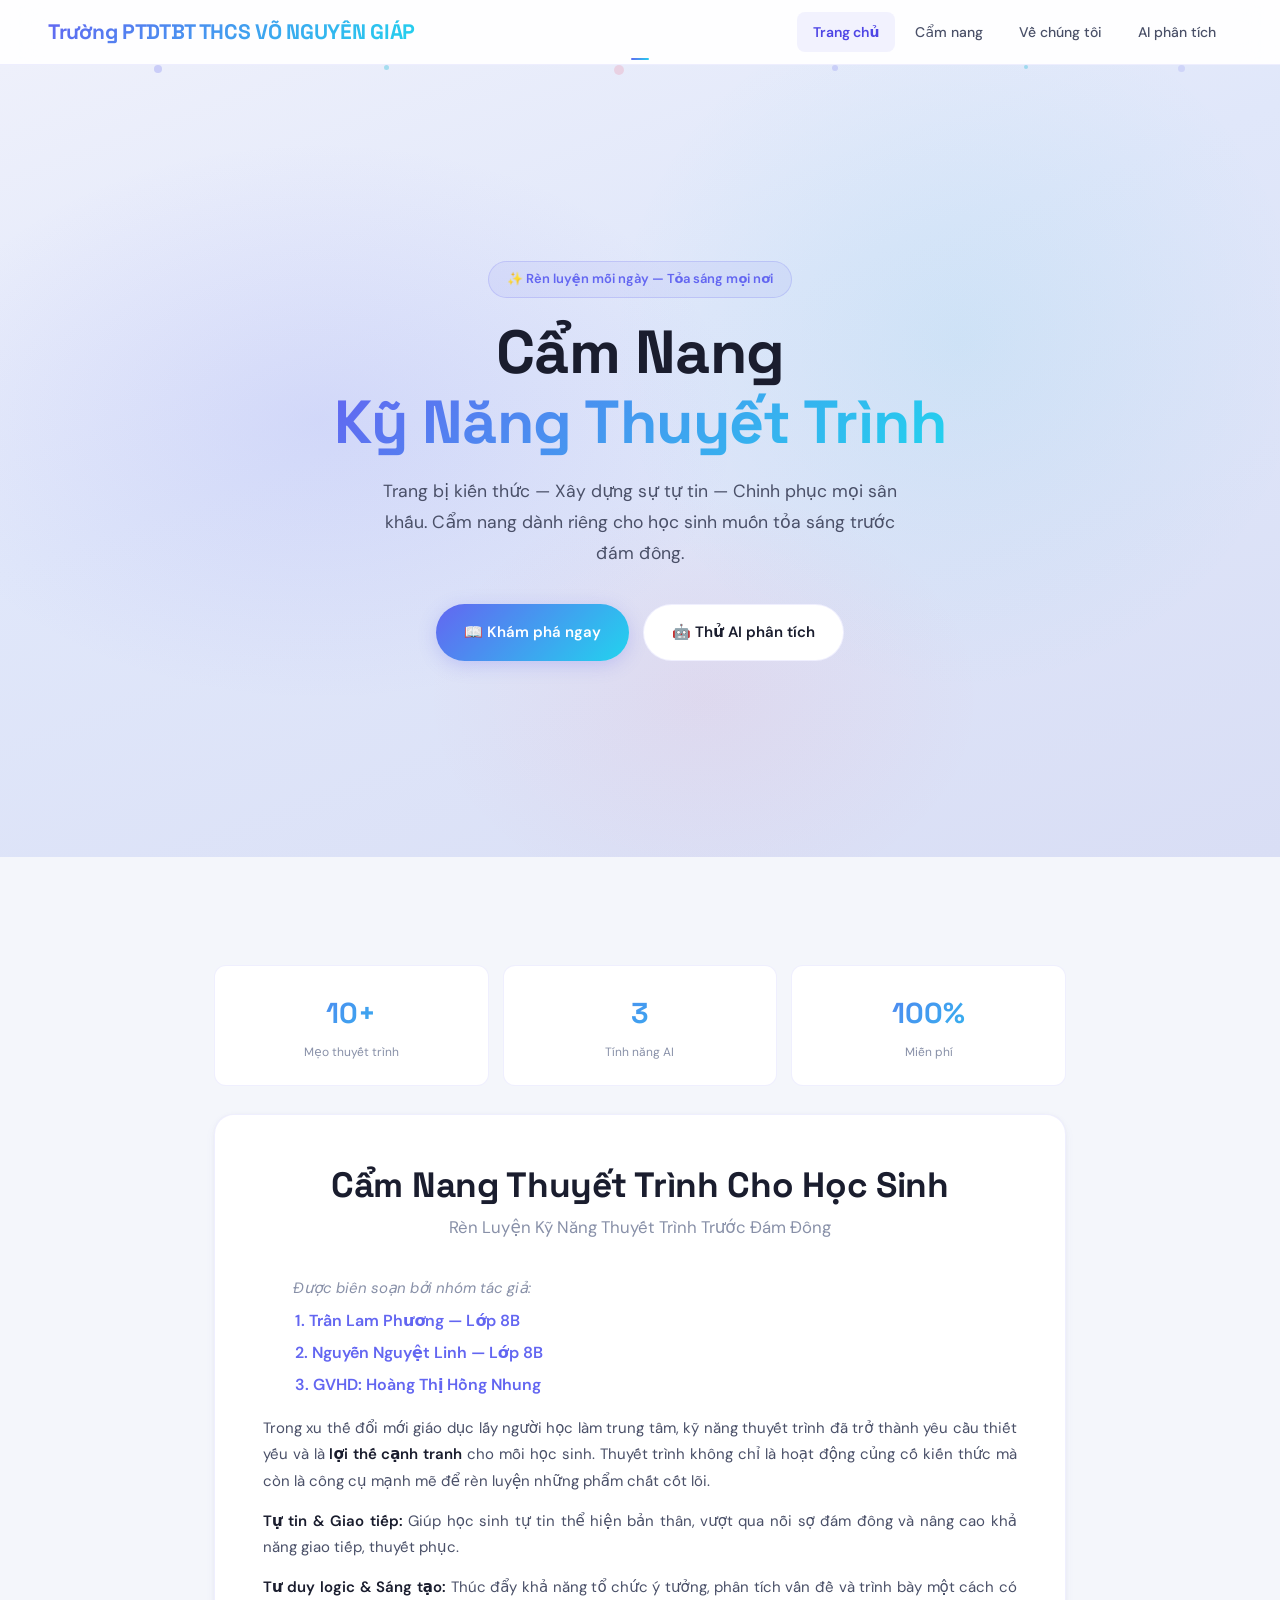
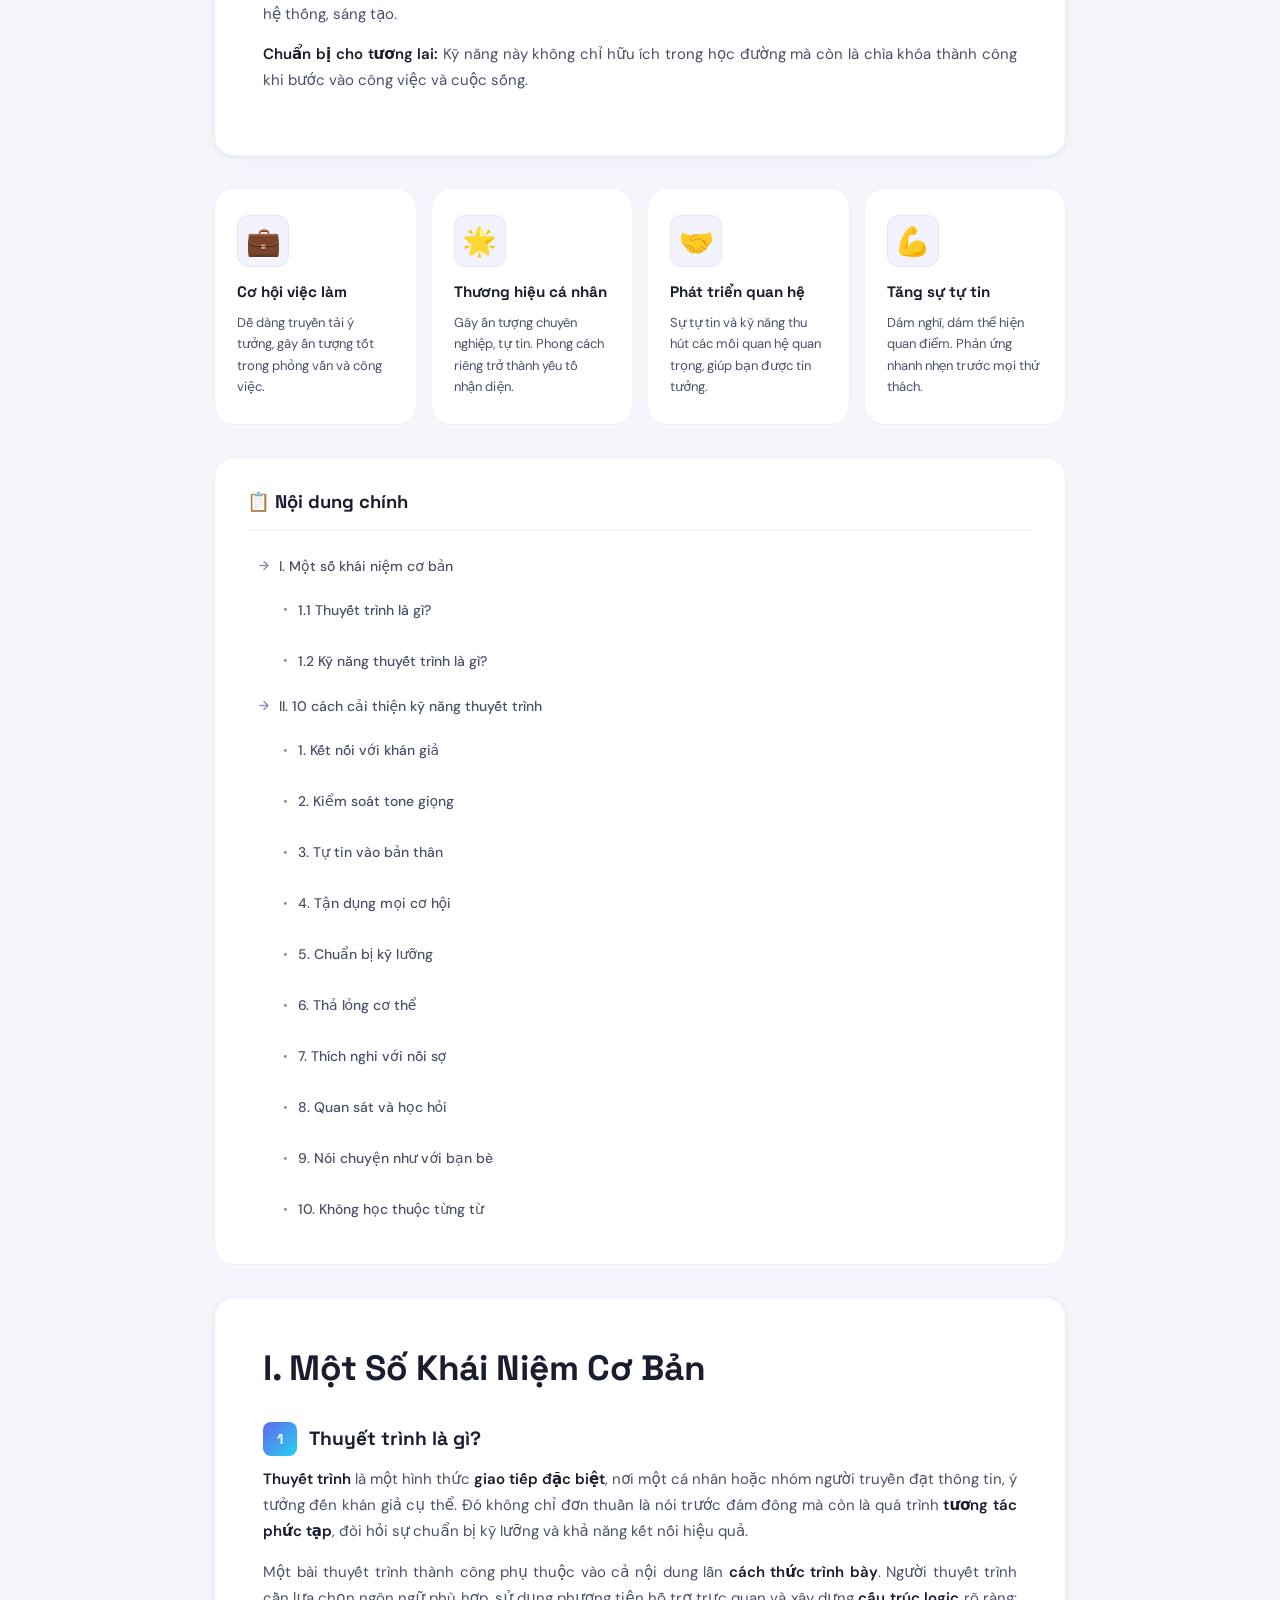
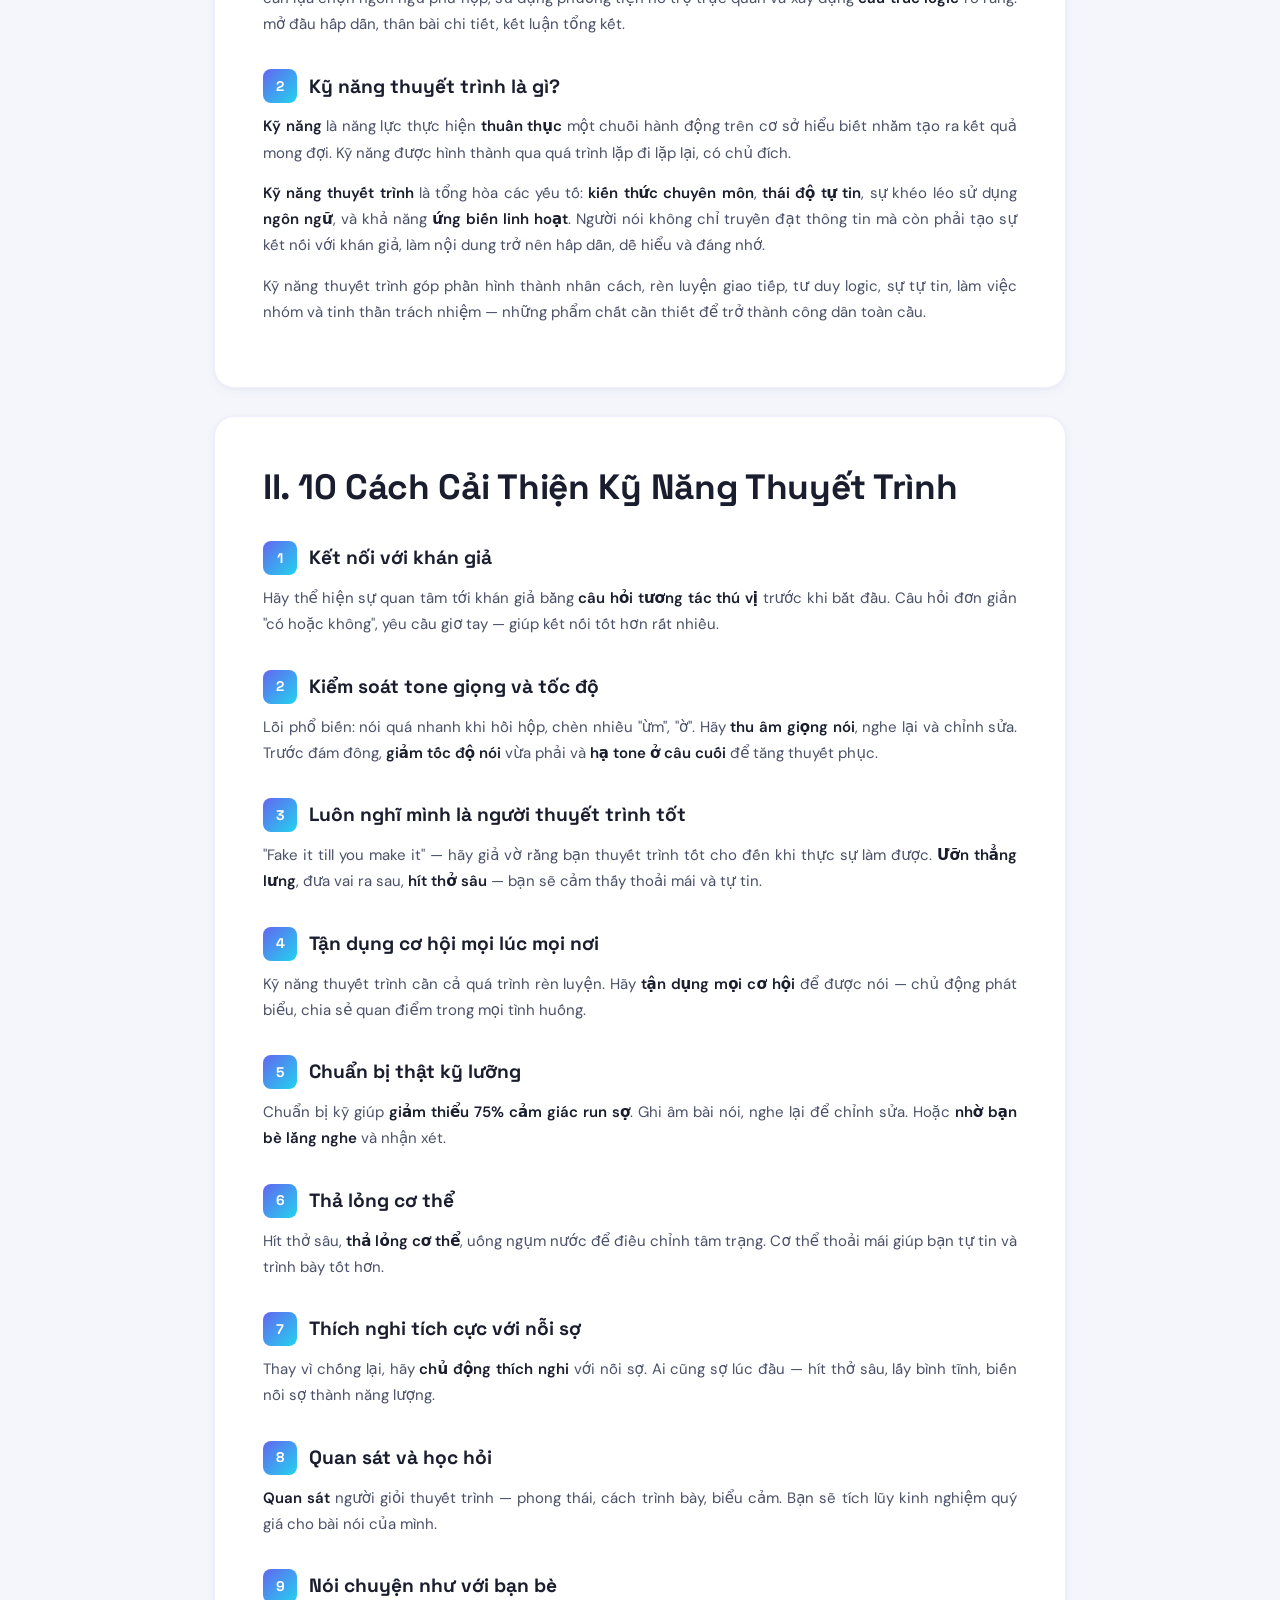
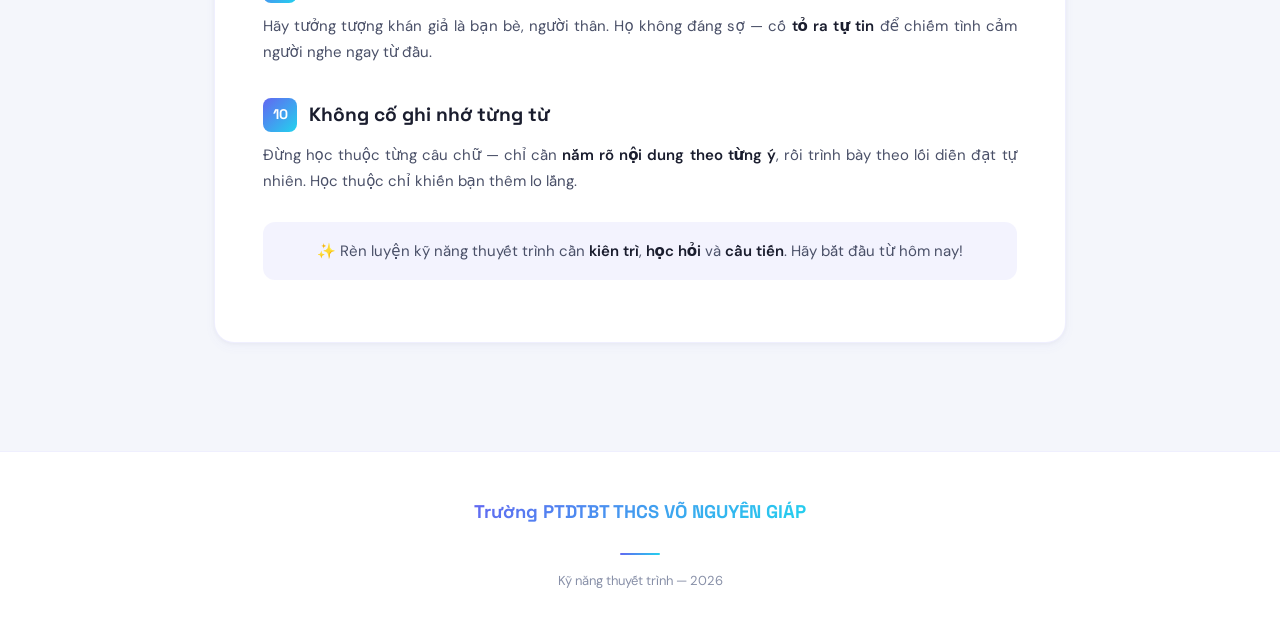
<file: index.html>
<!DOCTYPE html>
<html lang="vi">
<head>
  <meta charset="UTF-8">
  <meta name="viewport" content="width=device-width, initial-scale=1.0">
  <title>Cẩm nang Kỹ năng thuyết trình</title>
  <link rel="icon" type="image/png" href="images/example-logo.png">
  <link href="https://fonts.googleapis.com/css2?family=DM+Sans:wght@300;400;500;600;700&family=Space+Grotesk:wght@400;500;600;700&display=swap" rel="stylesheet">
  <link rel="stylesheet" href="styles.css">
</head>
<body>

<div class="progress-bar"></div>

<header class="header">
  <div class="header__inner">
    <a href="index.html" class="header__logo">Trường PTDTBT THCS VÕ NGUYÊN GIÁP</a>
    <button class="hamburger" aria-label="Menu">
      <span></span><span></span><span></span>
    </button>
    <nav class="header__nav">
      <a href="index.html" class="header__link header__link--active">Trang chủ</a>
      <a href="camnang.html" class="header__link">Cẩm nang</a>
      <a href="vechungtoi.html" class="header__link">Về chúng tôi</a>
      <a href="ai.html" class="header__link">AI phân tích</a>
    </nav>
  </div>
</header>
<div class="nav-overlay"></div>

<!-- Hero -->
<section class="hero">
  <div class="hero__particles">
    <span></span><span></span><span></span>
    <span></span><span></span><span></span>
  </div>
  <div class="hero__content">
    <div class="hero__badge">✨ Rèn luyện mỗi ngày — Tỏa sáng mọi nơi</div>
    <h1 class="hero__title">
      Cẩm Nang<br>
      <span class="gradient-text">Kỹ Năng Thuyết Trình</span>
    </h1>
    <p class="hero__subtitle">Trang bị kiến thức — Xây dựng sự tự tin — Chinh phục mọi sân khấu. Cẩm nang dành riêng cho học sinh muốn tỏa sáng trước đám đông.</p>
    <div class="hero__actions">
      <a href="#content" class="btn btn--primary">📖 Khám phá ngay</a>
      <a href="ai.html" class="btn btn--ghost">🤖 Thử AI phân tích</a>
    </div>
  </div>
</section>

<!-- Stats -->
<div class="section" style="padding-bottom: 0;">
  <div class="stats-row animate-in">
    <div class="stat">
      <div class="stat__number">10+</div>
      <div class="stat__label">Mẹo thuyết trình</div>
    </div>
    <div class="stat">
      <div class="stat__number">3</div>
      <div class="stat__label">Tính năng AI</div>
    </div>
    <div class="stat">
      <div class="stat__number">100%</div>
      <div class="stat__label">Miễn phí</div>
    </div>
  </div>
</div>

<!-- Content -->
<div class="section" id="content" style="padding-top: 0;">

  <!-- Intro Card -->
  <div class="card animate-in" style="margin-bottom: 32px;">
    <h2 class="heading-section text-center">Cẩm Nang Thuyết Trình Cho Học Sinh</h2>
    <p class="heading-sub text-center">Rèn Luyện Kỹ Năng Thuyết Trình Trước Đám Đông</p>

    <p class="text-body text-italic" style="text-indent:2em; margin-bottom: 6px;">Được biên soạn bởi nhóm tác giả:</p>
    <p class="text-author">1. Trần Lam Phương — Lớp 8B</p>
    <p class="text-author">2. Nguyễn Nguyệt Linh — Lớp 8B</p>
    <p class="text-author" style="margin-bottom: 16px;">3. GVHD: Hoàng Thị Hồng Nhung</p>

    <p class="text-body">Trong xu thế đổi mới giáo dục lấy người học làm trung tâm, kỹ năng thuyết trình đã trở thành yêu cầu thiết yếu và là <strong>lợi thế cạnh tranh</strong> cho mỗi học sinh. Thuyết trình không chỉ là hoạt động củng cố kiến thức mà còn là công cụ mạnh mẽ để rèn luyện những phẩm chất cốt lõi.</p>

    <p class="text-body"><strong>Tự tin &amp; Giao tiếp:</strong> Giúp học sinh tự tin thể hiện bản thân, vượt qua nỗi sợ đám đông và nâng cao khả năng giao tiếp, thuyết phục.</p>

    <p class="text-body"><strong>Tư duy logic &amp; Sáng tạo:</strong> Thúc đẩy khả năng tổ chức ý tưởng, phân tích vấn đề và trình bày một cách có hệ thống, sáng tạo.</p>

    <p class="text-body"><strong>Chuẩn bị cho tương lai:</strong> Kỹ năng này không chỉ hữu ích trong học đường mà còn là chìa khóa thành công khi bước vào công việc và cuộc sống.</p>
  </div>

  <!-- Features -->
  <div class="features-grid animate-in" style="margin-bottom: 32px;">
    <div class="feature-card">
      <div class="feature-card__icon">💼</div>
      <div class="feature-card__title">Cơ hội việc làm</div>
      <div class="feature-card__desc">Dễ dàng truyền tải ý tưởng, gây ấn tượng tốt trong phỏng vấn và công việc.</div>
    </div>
    <div class="feature-card">
      <div class="feature-card__icon">🌟</div>
      <div class="feature-card__title">Thương hiệu cá nhân</div>
      <div class="feature-card__desc">Gây ấn tượng chuyên nghiệp, tự tin. Phong cách riêng trở thành yếu tố nhận diện.</div>
    </div>
    <div class="feature-card">
      <div class="feature-card__icon">🤝</div>
      <div class="feature-card__title">Phát triển quan hệ</div>
      <div class="feature-card__desc">Sự tự tin và kỹ năng thu hút các mối quan hệ quan trọng, giúp bạn được tin tưởng.</div>
    </div>
    <div class="feature-card">
      <div class="feature-card__icon">💪</div>
      <div class="feature-card__title">Tăng sự tự tin</div>
      <div class="feature-card__desc">Dám nghĩ, dám thể hiện quan điểm. Phản ứng nhanh nhẹn trước mọi thử thách.</div>
    </div>
  </div>

  <!-- TOC -->
  <div class="toc animate-in" style="margin-bottom: 32px;">
    <h3 class="toc__title">📋 Nội dung chính</h3>
    <ul>
      <li><a href="#section-i">I. Một số khái niệm cơ bản</a>
        <ul class="toc__sub">
          <li><a href="#kn-1">1.1 Thuyết trình là gì?</a></li>
          <li><a href="#kn-2">1.2 Kỹ năng thuyết trình là gì?</a></li>
        </ul>
      </li>
      <li><a href="#section-ii">II. 10 cách cải thiện kỹ năng thuyết trình</a>
        <ul class="toc__sub">
          <li><a href="#tip-1">1. Kết nối với khán giả</a></li>
          <li><a href="#tip-2">2. Kiểm soát tone giọng</a></li>
          <li><a href="#tip-3">3. Tự tin vào bản thân</a></li>
          <li><a href="#tip-4">4. Tận dụng mọi cơ hội</a></li>
          <li><a href="#tip-5">5. Chuẩn bị kỹ lưỡng</a></li>
          <li><a href="#tip-6">6. Thả lỏng cơ thể</a></li>
          <li><a href="#tip-7">7. Thích nghi với nỗi sợ</a></li>
          <li><a href="#tip-8">8. Quan sát và học hỏi</a></li>
          <li><a href="#tip-9">9. Nói chuyện như với bạn bè</a></li>
          <li><a href="#tip-10">10. Không học thuộc từng từ</a></li>
        </ul>
      </li>
    </ul>
  </div>

  <!-- Section I -->
  <div class="card animate-in" id="section-i" style="margin-bottom: 28px;">
    <h2 class="heading-section">I. Một Số Khái Niệm Cơ Bản</h2>

    <h3 class="heading-tip" id="kn-1"><span class="num">1</span> Thuyết trình là gì?</h3>
    <p class="text-body"><strong>Thuyết trình</strong> là một hình thức <strong>giao tiếp đặc biệt</strong>, nơi một cá nhân hoặc nhóm người truyền đạt thông tin, ý tưởng đến khán giả cụ thể. Đó không chỉ đơn thuần là nói trước đám đông mà còn là quá trình <strong>tương tác phức tạp</strong>, đòi hỏi sự chuẩn bị kỹ lưỡng và khả năng kết nối hiệu quả.</p>
    <p class="text-body">Một bài thuyết trình thành công phụ thuộc vào cả nội dung lẫn <strong>cách thức trình bày</strong>. Người thuyết trình cần lựa chọn ngôn ngữ phù hợp, sử dụng phương tiện hỗ trợ trực quan và xây dựng <strong>cấu trúc logic</strong> rõ ràng: mở đầu hấp dẫn, thân bài chi tiết, kết luận tổng kết.</p>

    <h3 class="heading-tip" id="kn-2"><span class="num">2</span> Kỹ năng thuyết trình là gì?</h3>
    <p class="text-body"><strong>Kỹ năng</strong> là năng lực thực hiện <strong>thuần thục</strong> một chuỗi hành động trên cơ sở hiểu biết nhằm tạo ra kết quả mong đợi. Kỹ năng được hình thành qua quá trình lặp đi lặp lại, có chủ đích.</p>
    <p class="text-body"><strong>Kỹ năng thuyết trình</strong> là tổng hòa các yếu tố: <strong>kiến thức chuyên môn</strong>, <strong>thái độ tự tin</strong>, sự khéo léo sử dụng <strong>ngôn ngữ</strong>, và khả năng <strong>ứng biến linh hoạt</strong>. Người nói không chỉ truyền đạt thông tin mà còn phải tạo sự kết nối với khán giả, làm nội dung trở nên hấp dẫn, dễ hiểu và đáng nhớ.</p>
    <p class="text-body">Kỹ năng thuyết trình góp phần hình thành nhân cách, rèn luyện giao tiếp, tư duy logic, sự tự tin, làm việc nhóm và tinh thần trách nhiệm — những phẩm chất cần thiết để trở thành công dân toàn cầu.</p>
  </div>

  <!-- Section II -->
  <div class="card animate-in" id="section-ii" style="margin-bottom: 28px;">
    <h2 class="heading-section">II. 10 Cách Cải Thiện Kỹ Năng Thuyết Trình</h2>

    <h3 class="heading-tip" id="tip-1"><span class="num">1</span> Kết nối với khán giả</h3>
    <p class="text-body">Hãy thể hiện sự quan tâm tới khán giả bằng <strong>câu hỏi tương tác thú vị</strong> trước khi bắt đầu. Câu hỏi đơn giản "có hoặc không", yêu cầu giơ tay — giúp kết nối tốt hơn rất nhiều.</p>

    <h3 class="heading-tip" id="tip-2"><span class="num">2</span> Kiểm soát tone giọng và tốc độ</h3>
    <p class="text-body">Lỗi phổ biến: nói quá nhanh khi hồi hộp, chèn nhiều "ừm", "ờ". Hãy <strong>thu âm giọng nói</strong>, nghe lại và chỉnh sửa. Trước đám đông, <strong>giảm tốc độ nói</strong> vừa phải và <strong>hạ tone ở câu cuối</strong> để tăng thuyết phục.</p>

    <h3 class="heading-tip" id="tip-3"><span class="num">3</span> Luôn nghĩ mình là người thuyết trình tốt</h3>
    <p class="text-body">"Fake it till you make it" — hãy giả vờ rằng bạn thuyết trình tốt cho đến khi thực sự làm được. <strong>Ưỡn thẳng lưng</strong>, đưa vai ra sau, <strong>hít thở sâu</strong> — bạn sẽ cảm thấy thoải mái và tự tin.</p>

    <h3 class="heading-tip" id="tip-4"><span class="num">4</span> Tận dụng cơ hội mọi lúc mọi nơi</h3>
    <p class="text-body">Kỹ năng thuyết trình cần cả quá trình rèn luyện. Hãy <strong>tận dụng mọi cơ hội</strong> để được nói — chủ động phát biểu, chia sẻ quan điểm trong mọi tình huống.</p>

    <h3 class="heading-tip" id="tip-5"><span class="num">5</span> Chuẩn bị thật kỹ lưỡng</h3>
    <p class="text-body">Chuẩn bị kỹ giúp <strong>giảm thiểu 75% cảm giác run sợ</strong>. Ghi âm bài nói, nghe lại để chỉnh sửa. Hoặc <strong>nhờ bạn bè lắng nghe</strong> và nhận xét.</p>

    <h3 class="heading-tip" id="tip-6"><span class="num">6</span> Thả lỏng cơ thể</h3>
    <p class="text-body">Hít thở sâu, <strong>thả lỏng cơ thể</strong>, uống ngụm nước để điều chỉnh tâm trạng. Cơ thể thoải mái giúp bạn tự tin và trình bày tốt hơn.</p>

    <h3 class="heading-tip" id="tip-7"><span class="num">7</span> Thích nghi tích cực với nỗi sợ</h3>
    <p class="text-body">Thay vì chống lại, hãy <strong>chủ động thích nghi</strong> với nỗi sợ. Ai cũng sợ lúc đầu — hít thở sâu, lấy bình tĩnh, biến nỗi sợ thành năng lượng.</p>

    <h3 class="heading-tip" id="tip-8"><span class="num">8</span> Quan sát và học hỏi</h3>
    <p class="text-body"><strong>Quan sát</strong> người giỏi thuyết trình — phong thái, cách trình bày, biểu cảm. Bạn sẽ tích lũy kinh nghiệm quý giá cho bài nói của mình.</p>

    <h3 class="heading-tip" id="tip-9"><span class="num">9</span> Nói chuyện như với bạn bè</h3>
    <p class="text-body">Hãy tưởng tượng khán giả là bạn bè, người thân. Họ không đáng sợ — cố <strong>tỏ ra tự tin</strong> để chiếm tình cảm người nghe ngay từ đầu.</p>

    <h3 class="heading-tip" id="tip-10"><span class="num">10</span> Không cố ghi nhớ từng từ</h3>
    <p class="text-body">Đừng học thuộc từng câu chữ — chỉ cần <strong>nắm rõ nội dung theo từng ý</strong>, rồi trình bày theo lối diễn đạt tự nhiên. Học thuộc chỉ khiến bạn thêm lo lắng.</p>

    <p class="text-body" style="margin-top: 28px; padding: 16px; background: var(--primary-soft); border-radius: var(--radius-sm); text-align: center;">
      ✨ Rèn luyện kỹ năng thuyết trình cần <strong>kiên trì</strong>, <strong>học hỏi</strong> và <strong>cầu tiến</strong>. Hãy bắt đầu từ hôm nay!
    </p>
  </div>

</div>

<!-- Footer -->
<footer class="footer">
  <div class="footer__inner">
    <div class="footer__logo">Trường PTDTBT THCS VÕ NGUYÊN GIÁP</div>
    <div class="footer__divider"></div>
    <p class="footer__text">Kỹ năng thuyết trình — 2026</p>
  </div>
</footer>

<button class="scroll-top" aria-label="Lên đầu trang">⬆</button>
<script src="script.js"></script>
</body>
</html>
</file>
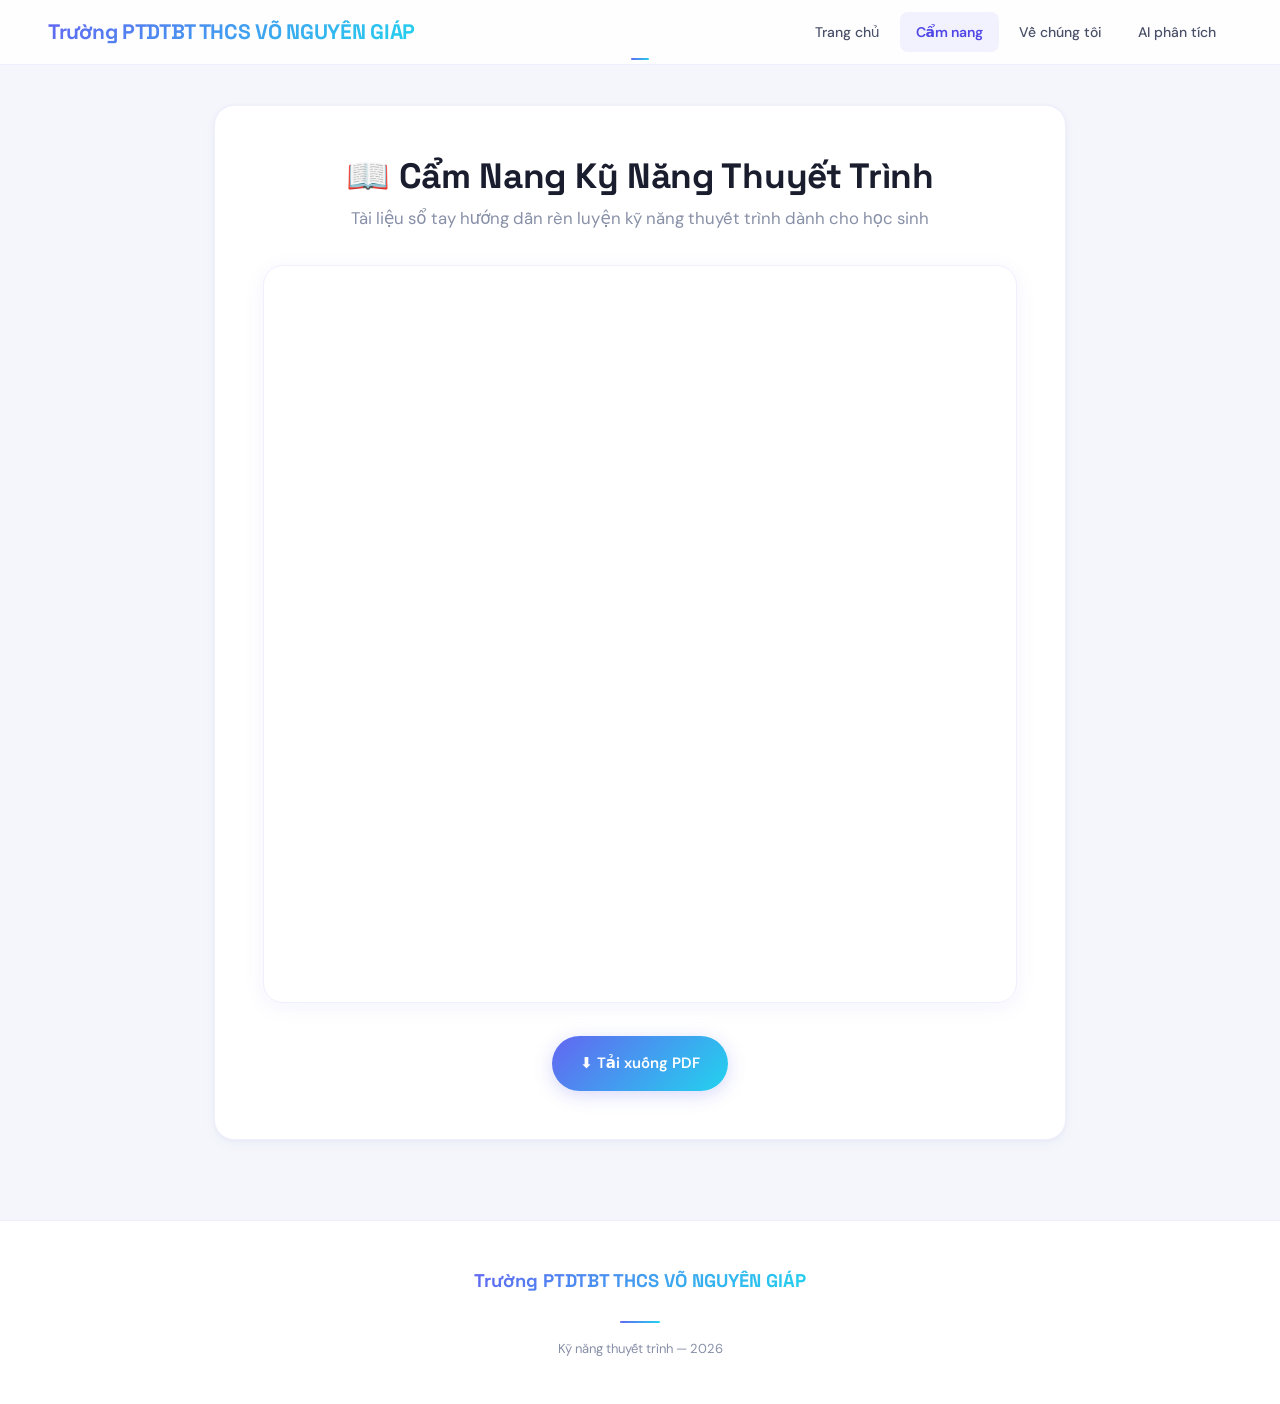
<file: camnang.html>
<!DOCTYPE html>
<html lang="vi">
<head>
  <meta charset="UTF-8">
  <meta name="viewport" content="width=device-width, initial-scale=1.0">
  <title>Cẩm nang — Kỹ năng thuyết trình</title>
  <link rel="icon" type="image/png" href="images/example-logo.png">
  <link href="https://fonts.googleapis.com/css2?family=DM+Sans:wght@300;400;500;600;700&family=Space+Grotesk:wght@400;500;600;700&display=swap" rel="stylesheet">
  <link rel="stylesheet" href="styles.css">
</head>
<body>

<div class="progress-bar"></div>

<header class="header">
  <div class="header__inner">
    <a href="index.html" class="header__logo">Trường PTDTBT THCS VÕ NGUYÊN GIÁP</a>
    <button class="hamburger" aria-label="Menu">
      <span></span><span></span><span></span>
    </button>
    <nav class="header__nav">
      <a href="index.html" class="header__link">Trang chủ</a>
      <a href="camnang.html" class="header__link header__link--active">Cẩm nang</a>
      <a href="vechungtoi.html" class="header__link">Về chúng tôi</a>
      <a href="ai.html" class="header__link">AI phân tích</a>
    </nav>
  </div>
</header>
<div class="nav-overlay"></div>

<div class="section" style="padding-top: 40px;">
  <div class="card animate-in" style="text-align: center;">
    <h1 class="heading-section">📖 Cẩm Nang Kỹ Năng Thuyết Trình</h1>
    <p class="heading-sub">Tài liệu sổ tay hướng dẫn rèn luyện kỹ năng thuyết trình dành cho học sinh</p>
    <iframe src="camnang-thuyettrinh.pdf" class="pdf-viewer"></iframe>
    <div style="margin-top: 24px;">
      <a href="camnang-thuyettrinh.pdf" download="Cam-nang-thuyet-trinh.pdf" class="btn btn--primary">⬇️ Tải xuống PDF</a>
    </div>
  </div>
</div>

<footer class="footer">
  <div class="footer__inner">
    <div class="footer__logo">Trường PTDTBT THCS VÕ NGUYÊN GIÁP</div>
    <div class="footer__divider"></div>
    <p class="footer__text">Kỹ năng thuyết trình — 2026</p>
  </div>
</footer>

<button class="scroll-top" aria-label="Lên đầu trang">⬆</button>
<script src="script.js"></script>
</body>
</html>
</file>
<file: styles.css>
/* ============================================================
   PRESENTATION SKILLS v2 — Light-Only Modern UI
   Color: Indigo + Cyan + Coral
   Font: Space Grotesk + DM Sans
   ============================================================ */

:root {
  --bg-body: #F4F6FB;
  --bg-card: #FFFFFF;
  --bg-card-alt: #F8F9FE;
  --text: #1A1D2E;
  --text-secondary: #4A5068;
  --text-muted: #8890A8;
  --primary: #6366F1;
  --primary-bright: #4F46E5;
  --primary-soft: rgba(99,102,241,0.08);
  --secondary: #06B6D4;
  --accent: #F43F5E;
  --gradient-main: linear-gradient(135deg, #6366F1, #22D3EE);
  --gradient-hero: linear-gradient(160deg, #EEF0FB 0%, #E0E7FA 40%, #D9DEF5 100%);
  --gradient-card: linear-gradient(135deg, rgba(99,102,241,0.04), rgba(34,211,238,0.03));
  --glass-bg: rgba(255,255,255,0.75);
  --glass-border: rgba(99,102,241,0.08);
  --glow: 0 0 30px rgba(99,102,241,0.08);
  --shadow-sm: 0 1px 4px rgba(0,0,0,0.04), 0 4px 12px rgba(99,102,241,0.04);
  --shadow-md: 0 4px 20px rgba(99,102,241,0.08);
  --shadow-lg: 0 12px 40px rgba(99,102,241,0.1);
  --border: rgba(99,102,241,0.1);
  --border-hover: rgba(99,102,241,0.25);
  --radius: 20px;
  --radius-sm: 12px;
  --radius-xs: 8px;
  --transition: .3s cubic-bezier(.4,0,.2,1);
  --font-body: 'DM Sans', system-ui, sans-serif;
  --font-heading: 'Space Grotesk', system-ui, sans-serif;
}

/* ---------- RESET ---------- */
*,*::before,*::after { box-sizing:border-box; margin:0; padding:0; }
html { scroll-behavior:smooth; scroll-padding-top:80px; }
body {
  font-family:var(--font-body); color:var(--text);
  background:var(--bg-body); line-height:1.75;
  -webkit-font-smoothing:antialiased; overflow-x:hidden;
}
img { max-width:100%; display:block; }
a { color:var(--primary); text-decoration:none; transition:color var(--transition); }
a:hover { color:var(--primary-bright); }

/* ---------- PROGRESS BAR ---------- */
.progress-bar {
  position:fixed; top:0; left:0; height:3px; z-index:9999;
  background:var(--gradient-main); width:0;
}

/* ---------- HEADER ---------- */
.header {
  position:sticky; top:0; z-index:1000;
  background:rgba(255,255,255,0.85);
  backdrop-filter:blur(20px) saturate(1.4);
  -webkit-backdrop-filter:blur(20px) saturate(1.4);
  border-bottom:1px solid var(--border);
  padding:0 clamp(16px,4vw,48px);
}
.header__inner {
  display:flex; align-items:center; justify-content:space-between;
  max-width:1280px; margin:0 auto; height:64px;
}
.header__logo {
  font-family:var(--font-heading);
  font-size:clamp(16px,2.2vw,21px);
  font-weight:700; text-decoration:none; letter-spacing:-.3px;
  background:var(--gradient-main);
  -webkit-background-clip:text; -webkit-text-fill-color:transparent;
  background-clip:text;
}
.header__nav { display:flex; align-items:center; gap:4px; }
.header__link {
  color:var(--text-secondary); font-size:14px; font-weight:500;
  padding:8px 16px; border-radius:var(--radius-xs);
  transition:all var(--transition); text-decoration:none;
}
.header__link:hover { color:var(--primary); background:var(--primary-soft); }
.header__link--active {
  color:var(--primary-bright); background:var(--primary-soft); font-weight:600;
}
.header__link--active::after {
  content:''; position:absolute; bottom:4px; left:50%; transform:translateX(-50%);
  width:18px; height:2.5px; border-radius:2px; background:var(--gradient-main);
}

/* Hamburger */
.hamburger {
  display:none; background:none; border:none; cursor:pointer;
  width:40px; height:40px; z-index:1001;
}
.hamburger span {
  display:block; width:22px; height:2px; background:var(--text);
  margin:5px auto; border-radius:2px; transition:all var(--transition);
}
.hamburger.active span:nth-child(1){transform:rotate(45deg) translate(5px,5px);}
.hamburger.active span:nth-child(2){opacity:0;}
.hamburger.active span:nth-child(3){transform:rotate(-45deg) translate(5px,-5px);}

/* ---------- HERO ---------- */
.hero {
  position:relative; min-height:88vh;
  display:flex; align-items:center; justify-content:center;
  overflow:hidden; text-align:center;
  background:var(--gradient-hero);
}
.hero::before {
  content:''; position:absolute; inset:0;
  background:
    radial-gradient(ellipse 600px 400px at 25% 45%, rgba(99,102,241,0.12) 0%, transparent 70%),
    radial-gradient(ellipse 500px 500px at 75% 35%, rgba(6,182,212,0.08) 0%, transparent 70%),
    radial-gradient(ellipse 400px 300px at 55% 80%, rgba(244,63,94,0.06) 0%, transparent 70%);
  z-index:1;
}

.hero__slideshow { position:absolute; inset:0; z-index:0; }
.hero__slideshow img {
  position:absolute; inset:0; width:100%; height:100%;
  object-fit:cover; opacity:0; filter:brightness(0.92) saturate(0.85);
  transition:opacity 2s ease-in-out;
}
.hero__slideshow img.active {
  opacity:0.35; animation:slowZoom 10s ease-in-out forwards;
}
@keyframes slowZoom { 0%{transform:scale(1);} 100%{transform:scale(1.05);} }

.hero__particles {
  position:absolute; inset:0; z-index:2; overflow:hidden; pointer-events:none;
}
.hero__particles span {
  position:absolute; display:block; border-radius:50%;
  animation:drift linear infinite;
}
.hero__particles span:nth-child(1){width:8px;height:8px;left:12%;background:var(--primary);opacity:.25;animation-duration:18s;animation-delay:0s;}
.hero__particles span:nth-child(2){width:5px;height:5px;left:30%;background:var(--secondary);opacity:.3;animation-duration:22s;animation-delay:3s;}
.hero__particles span:nth-child(3){width:10px;height:10px;left:48%;background:var(--accent);opacity:.15;animation-duration:16s;animation-delay:1s;}
.hero__particles span:nth-child(4){width:6px;height:6px;left:65%;background:var(--primary);opacity:.2;animation-duration:20s;animation-delay:5s;}
.hero__particles span:nth-child(5){width:4px;height:4px;left:80%;background:var(--secondary);opacity:.3;animation-duration:24s;animation-delay:2s;}
.hero__particles span:nth-child(6){width:7px;height:7px;left:92%;background:var(--primary);opacity:.15;animation-duration:15s;animation-delay:4s;}

@keyframes drift {
  0%{transform:translateY(100vh) translateX(0);opacity:0;}
  10%{opacity:1;} 50%{transform:translateY(50vh) translateX(25px);}
  90%{opacity:1;} 100%{transform:translateY(-10vh) translateX(-15px);opacity:0;}
}

.hero__content { position:relative; z-index:3; padding:40px 20px; max-width:740px; }
.hero__badge {
  display:inline-block; padding:6px 18px; border-radius:50px;
  font-size:13px; font-weight:600;
  background:var(--primary-soft); color:var(--primary);
  border:1px solid rgba(99,102,241,0.2); margin-bottom:20px;
}
.hero__title {
  font-family:var(--font-heading);
  font-size:clamp(2rem,5.5vw,3.8rem);
  font-weight:700; color:var(--text);
  line-height:1.15; margin-bottom:18px; letter-spacing:-.5px;
}
.hero__title .gradient-text {
  background:var(--gradient-main);
  -webkit-background-clip:text; -webkit-text-fill-color:transparent;
  background-clip:text;
}
.hero__subtitle {
  font-size:clamp(.95rem,1.8vw,1.1rem);
  color:var(--text-secondary); font-weight:400;
  margin-bottom:36px; max-width:540px; margin-left:auto; margin-right:auto;
  line-height:1.75;
}
.hero__actions { display:flex; gap:14px; justify-content:center; flex-wrap:wrap; }

/* ---------- BUTTONS ---------- */
.btn {
  display:inline-flex; align-items:center; gap:8px;
  padding:14px 28px; border:none; border-radius:50px;
  font-weight:600; font-size:15px; cursor:pointer;
  transition:all var(--transition); font-family:var(--font-body);
  text-decoration:none;
}
.btn--primary {
  background:var(--gradient-main); color:#fff;
  box-shadow:0 4px 18px rgba(99,102,241,0.25);
}
.btn--primary:hover { transform:translateY(-2px); color:#fff; box-shadow:0 8px 28px rgba(99,102,241,0.35); }
.btn--ghost {
  background:#fff; color:var(--text); border:1px solid var(--border);
}
.btn--ghost:hover { border-color:var(--border-hover); background:var(--primary-soft); color:var(--primary); }
.btn--primary:disabled { opacity:.5; cursor:not-allowed; transform:none; }
.btn--sm { padding:10px 20px; font-size:13px; }
.btn--upload {
  background:#fff; color:var(--text-secondary);
  border:1.5px solid var(--border); font-weight:600;
}
.btn--upload:hover { border-color:var(--primary); color:var(--primary); background:var(--primary-soft); }

/* Action row - buttons side by side */
.action-row {
  display:flex; gap:12px; justify-content:center;
  flex-wrap:wrap; margin-top:20px;
}

/* ---------- SECTION ---------- */
.section {
  max-width:900px; margin:0 auto;
  padding:clamp(40px,8vw,80px) clamp(16px,4vw,24px);
}
.section--wide { max-width:1200px; }

/* ---------- CARDS ---------- */
.card {
  background:var(--bg-card); border:1px solid var(--border);
  border-radius:var(--radius); padding:clamp(28px,4vw,48px);
  box-shadow:var(--shadow-sm); transition:all var(--transition);
}
.card:hover { border-color:var(--border-hover); box-shadow:var(--shadow-md); }

.animate-in {
  opacity:0; transform:translateY(24px);
  transition:opacity .7s ease-out, transform .7s ease-out;
}
.animate-in.visible { opacity:1; transform:translateY(0); }

/* ---------- TYPOGRAPHY ---------- */
.heading-section {
  font-family:var(--font-heading);
  font-size:clamp(1.5rem,3vw,2.2rem);
  font-weight:700; color:var(--text);
  margin-bottom:6px; line-height:1.25; letter-spacing:-.3px;
}
.heading-sub {
  font-size:clamp(.9rem,1.6vw,1.05rem);
  color:var(--text-muted); font-weight:400; margin-bottom:32px;
}
.heading-tip {
  font-family:var(--font-heading);
  font-size:clamp(1.05rem,1.6vw,1.2rem);
  font-weight:700; color:var(--text);
  margin-top:32px; margin-bottom:10px;
  display:flex; align-items:center; gap:12px;
}
.heading-tip .num {
  display:inline-flex; align-items:center; justify-content:center;
  width:34px; height:34px; border-radius:var(--radius-xs);
  background:var(--gradient-main); color:#fff;
  font-size:14px; font-weight:700; flex-shrink:0;
}

.text-body { color:var(--text-secondary); text-align:justify; margin-bottom:14px; font-size:15px; }
.text-body strong { color:var(--text); font-weight:600; }
.text-italic { font-style:italic; color:var(--text-muted); }
.text-center { text-align:center; }
.text-author { font-weight:600; color:var(--primary); padding-left:2em; margin-bottom:4px; }

/* ---------- TOC ---------- */
.toc {
  background:var(--bg-card); border:1px solid var(--border);
  border-radius:var(--radius); padding:28px 32px; margin:32px 0;
}
.toc__title {
  font-family:var(--font-heading);
  font-size:1.15rem; font-weight:700; color:var(--text);
  margin-bottom:16px; padding-bottom:12px; border-bottom:1px solid var(--border);
}
.toc ul { list-style:none; padding:0; }
.toc li { margin-bottom:2px; }
.toc li a {
  display:flex; align-items:center; gap:10px;
  padding:7px 12px; border-radius:var(--radius-xs);
  color:var(--text-secondary); font-weight:500; font-size:14px;
  transition:all var(--transition);
}
.toc li a:hover { background:var(--primary-soft); color:var(--primary); padding-left:18px; }
.toc li a::before { content:"→"; color:var(--text-muted); font-weight:600; font-size:13px; }
.toc .toc__sub { padding-left:24px; }
.toc .toc__sub li a::before { content:"·"; font-size:20px; }

/* ---------- FEATURES ---------- */
.features-grid {
  display:grid; grid-template-columns:repeat(4,1fr);
  gap:14px; margin:24px 0;
}
.feature-card {
  background:var(--bg-card); border:1px solid var(--border);
  border-radius:var(--radius); padding:26px 22px; transition:all var(--transition);
}
.feature-card:hover { border-color:var(--border-hover); transform:translateY(-3px); box-shadow:var(--shadow-md); }
.feature-card__icon {
  font-size:28px; margin-bottom:12px;
  width:52px; height:52px; display:grid; place-items:center;
  border-radius:var(--radius-sm); background:var(--primary-soft);
  border:1px solid var(--border);
}
.feature-card__title { font-family:var(--font-heading); font-weight:700; font-size:.95rem; color:var(--text); margin-bottom:6px; }
.feature-card__desc { color:var(--text-secondary); font-size:13px; line-height:1.65; }

/* ---------- PROFILE CARDS ---------- */
.team-grid {
  display:grid; grid-template-columns:repeat(auto-fit,minmax(260px,1fr));
  gap:20px; margin-top:28px;
}
.profile-card {
  background:var(--bg-card); border:1px solid var(--border);
  border-radius:var(--radius); padding:32px 24px; text-align:center;
  transition:all var(--transition);
}
.profile-card:hover { border-color:var(--border-hover); transform:translateY(-5px); box-shadow:var(--shadow-lg); }
.profile-card__img {
  width:100px; height:100px; border-radius:50%; object-fit:cover;
  border:3px solid var(--primary); margin:0 auto 16px;
  transition:transform var(--transition);
}
.profile-card:hover .profile-card__img { transform:scale(1.06); }
.profile-card__name { font-family:var(--font-heading); font-size:1.15rem; font-weight:700; color:var(--text); margin-bottom:4px; }
.profile-card__role { font-size:13px; color:var(--primary); font-weight:600; margin-bottom:10px; }
.profile-card__info { color:var(--text-secondary); font-size:14px; line-height:1.8; }
.profile-card__info strong { color:var(--text); }

/* ---------- AI TABS ---------- */
.ai-tabs {
  display:flex; gap:4px;
  background:var(--bg-card); border:1px solid var(--border);
  border-radius:var(--radius-sm); padding:5px; margin-bottom:28px;
}
.ai-tab {
  flex:1; padding:12px 16px; border:none; border-radius:var(--radius-xs);
  background:transparent; color:var(--text-muted);
  font-weight:600; font-size:14px; cursor:pointer;
  transition:all var(--transition); font-family:var(--font-body);
}
.ai-tab:hover { color:var(--text); background:var(--primary-soft); }
.ai-tab.active { background:var(--gradient-main); color:#fff; box-shadow:0 2px 12px rgba(99,102,241,0.25); }

.ai-panel { display:none; }
.ai-panel.active { display:block; animation:fadeSlideIn .4s ease; }
@keyframes fadeSlideIn { from{opacity:0;transform:translateY(10px);} to{opacity:1;transform:translateY(0);} }

/* File badge */
.file-badge {
  display: inline-flex; align-items: center; gap: 8px;
  background: var(--primary-soft); color: var(--primary);
  border: 1px solid var(--border); border-radius: var(--radius-sm);
  padding: 8px 16px; font-size: 13px; font-weight: 600;
  margin: 12px 0 4px;
}

/* Preview */
.preview-area { margin-top: 14px; text-align: center; }
.preview-area img { max-width: 100%; max-height: 280px; border-radius: var(--radius-sm); box-shadow: var(--shadow-md); border: 1px solid var(--border); display: none; margin: 0 auto; }
.preview-area video { max-width: 100%; max-height: 280px; border-radius: var(--radius-sm); box-shadow: var(--shadow-md); border: 1px solid var(--border); display: none; margin: 0 auto; }
.preview-area audio { width: 100%; max-width: 500px; margin: 12px auto; display: none; }

/* Result */
.result-card {
  background:var(--bg-card-alt); border:1px solid var(--border);
  border-radius:var(--radius); padding:28px; margin-top:24px;
  min-height:80px;
}
.result-card__title {
  font-family:var(--font-heading); font-size:1.05rem; font-weight:700;
  color:var(--text); margin-bottom:14px; display:flex; align-items:center; gap:10px;
}
.result-card__body { color:var(--text-secondary); font-size:14px; line-height:1.85; white-space:pre-wrap; }
.result-card__body h1,.result-card__body h2,.result-card__body h3 { color:var(--text); font-family:var(--font-heading); margin:14px 0 8px; }
.result-card__body ul,.result-card__body ol { padding-left:22px; margin:8px 0; }
.result-card__body strong { color:var(--text); }
.result-card__body table { width:100%; border-collapse:collapse; margin:14px 0; }
.result-card__body th,.result-card__body td { border:1px solid var(--border); padding:8px 14px; text-align:left; font-size:13px; }
.result-card__body th { background:var(--primary-soft); font-weight:600; }

.spinner {
  display:inline-block; width:18px; height:18px;
  border:2.5px solid rgba(255,255,255,0.3); border-top-color:#fff;
  border-radius:50%; animation:spin .6s linear infinite;
}
@keyframes spin { to{transform:rotate(360deg);} }
.loading-dots::after { content:''; animation:dots 1.5s steps(4,end) infinite; }
@keyframes dots { 0%,20%{content:'';} 40%{content:'.';} 60%{content:'..';} 80%,100%{content:'...';} }

/* ---------- CHATBOT ---------- */
.chat-container {
  display:flex; flex-direction:column; height:500px;
  background:var(--bg-card); border:1px solid var(--border);
  border-radius:var(--radius); overflow:hidden;
}
.chat-messages { flex:1; overflow-y:auto; padding:20px; display:flex; flex-direction:column; gap:12px; }
.chat-msg {
  max-width:82%; padding:14px 18px; border-radius:18px;
  font-size:14px; line-height:1.75; animation:msgPop .3s ease;
}
@keyframes msgPop { from{opacity:0;transform:scale(.96) translateY(8px);} to{opacity:1;transform:scale(1) translateY(0);} }
.chat-msg--user { align-self:flex-end; background:var(--gradient-main); color:#fff; border-bottom-right-radius:6px; }
.chat-msg--ai {
  align-self:flex-start; background:var(--bg-card-alt);
  border:1px solid var(--border); color:var(--text-secondary); border-bottom-left-radius:6px;
}
.chat-msg--ai strong { color:var(--text); }
.chat-msg--ai ul,.chat-msg--ai ol { padding-left:18px; }

.chat-suggestions { display:flex; flex-wrap:wrap; gap:8px; padding:12px 20px; border-top:1px solid var(--border); }
.chat-suggestion {
  padding:7px 14px; border-radius:20px; border:1px solid var(--border);
  background:#fff; color:var(--text-secondary); font-size:12px;
  cursor:pointer; transition:all var(--transition); font-family:var(--font-body);
}
.chat-suggestion:hover { border-color:var(--primary); color:var(--primary); background:var(--primary-soft); }

.chat-input-area { display:flex; gap:10px; padding:14px 20px; border-top:1px solid var(--border); }
.chat-input {
  flex:1; padding:12px 18px; border:1px solid var(--border); border-radius:24px;
  background:var(--bg-card-alt); color:var(--text); font-size:14px;
  font-family:var(--font-body); outline:none; transition:border var(--transition);
}
.chat-input:focus { border-color:var(--primary); }
.chat-input::placeholder { color:var(--text-muted); }
.chat-send {
  width:44px; height:44px; border-radius:50%; border:none;
  background:var(--gradient-main); color:#fff; font-size:18px;
  cursor:pointer; display:grid; place-items:center;
  transition:all var(--transition); box-shadow:0 2px 10px rgba(99,102,241,0.2);
}
.chat-send:hover { transform:scale(1.06); }
.chat-send:disabled { opacity:.4; cursor:not-allowed; transform:none; }

/* ---------- FOOTER ---------- */
.footer {
  background:#fff; border-top:1px solid var(--border);
  text-align:center; padding:44px 20px;
}
.footer__inner { max-width:700px; margin:0 auto; }
.footer__logo {
  font-family:var(--font-heading); font-size:1.15rem; font-weight:700;
  background:var(--gradient-main);
  -webkit-background-clip:text; -webkit-text-fill-color:transparent;
  background-clip:text; margin-bottom:10px; display:inline-block;
}
.footer__text { font-size:13px; color:var(--text-muted); line-height:1.8; }
.footer__text a { color:var(--primary); }
.footer__divider { width:40px; height:2px; background:var(--gradient-main); margin:14px auto; border-radius:2px; }

/* ---------- SCROLL TOP ---------- */
.scroll-top {
  position:fixed; bottom:24px; right:24px;
  width:46px; height:46px; border-radius:50%;
  border:1px solid var(--border); background:#fff;
  color:var(--text); font-size:18px; cursor:pointer;
  display:grid; place-items:center; box-shadow:var(--shadow-sm);
  opacity:0; visibility:hidden; transform:translateY(10px);
  transition:all var(--transition); z-index:900;
}
.scroll-top.visible { opacity:1; visibility:visible; transform:translateY(0); }
.scroll-top:hover { background:var(--gradient-main); color:#fff; border-color:transparent; }

/* ---------- PDF ---------- */
.pdf-viewer {
  width:100%; height:82vh; border:none;
  border-radius:var(--radius); box-shadow:var(--shadow-md);
  border:1px solid var(--border);
}

/* ---------- STATS ---------- */
.stats-row { display:grid; grid-template-columns:repeat(auto-fit,minmax(140px,1fr)); gap:14px; margin:28px 0; }
.stat {
  text-align:center; padding:22px 12px; border-radius:var(--radius-sm);
  background:var(--bg-card); border:1px solid var(--border);
}
.stat__number {
  font-family:var(--font-heading); font-size:1.8rem; font-weight:700;
  background:var(--gradient-main);
  -webkit-background-clip:text; -webkit-text-fill-color:transparent;
  background-clip:text;
}
.stat__label { font-size:12px; color:var(--text-muted); margin-top:4px; }

/* ---------- RESPONSIVE ---------- */
@media (max-width:768px) {
  .hamburger { display:block; }
  .header__nav {
    position:fixed; top:0; right:-100%; width:280px; height:100vh;
    background:#fff; flex-direction:column; justify-content:center; gap:4px;
    padding:80px 24px 40px; transition:right var(--transition); z-index:999;
    border-left:1px solid var(--border); box-shadow:-8px 0 30px rgba(0,0,0,0.08);
  }
  .header__nav.open { right:0; }
  .header__link { font-size:16px; padding:14px 20px; width:100%; text-align:left; }
  .hero { min-height:70vh; }
  .card { padding:22px 18px; }
  .ai-tabs { flex-direction:column; }
  .chat-container { height:400px; }
  .team-grid { grid-template-columns:1fr; }
  .features-grid { grid-template-columns:repeat(2,1fr); }
  .stats-row { grid-template-columns:repeat(2,1fr); }
  .hero__actions { flex-direction:column; align-items:center; }
  .action-row { flex-direction:column; align-items:stretch; }
}
@media (max-width:480px) {
  .hero__title { font-size:1.6rem; }
  .hero__subtitle { font-size:.9rem; }
}

.nav-overlay {
  position:fixed; inset:0; background:rgba(0,0,0,0.3);
  z-index:998; opacity:0; visibility:hidden; transition:all var(--transition);
}
.nav-overlay.open { opacity:1; visibility:visible; }
</file>
